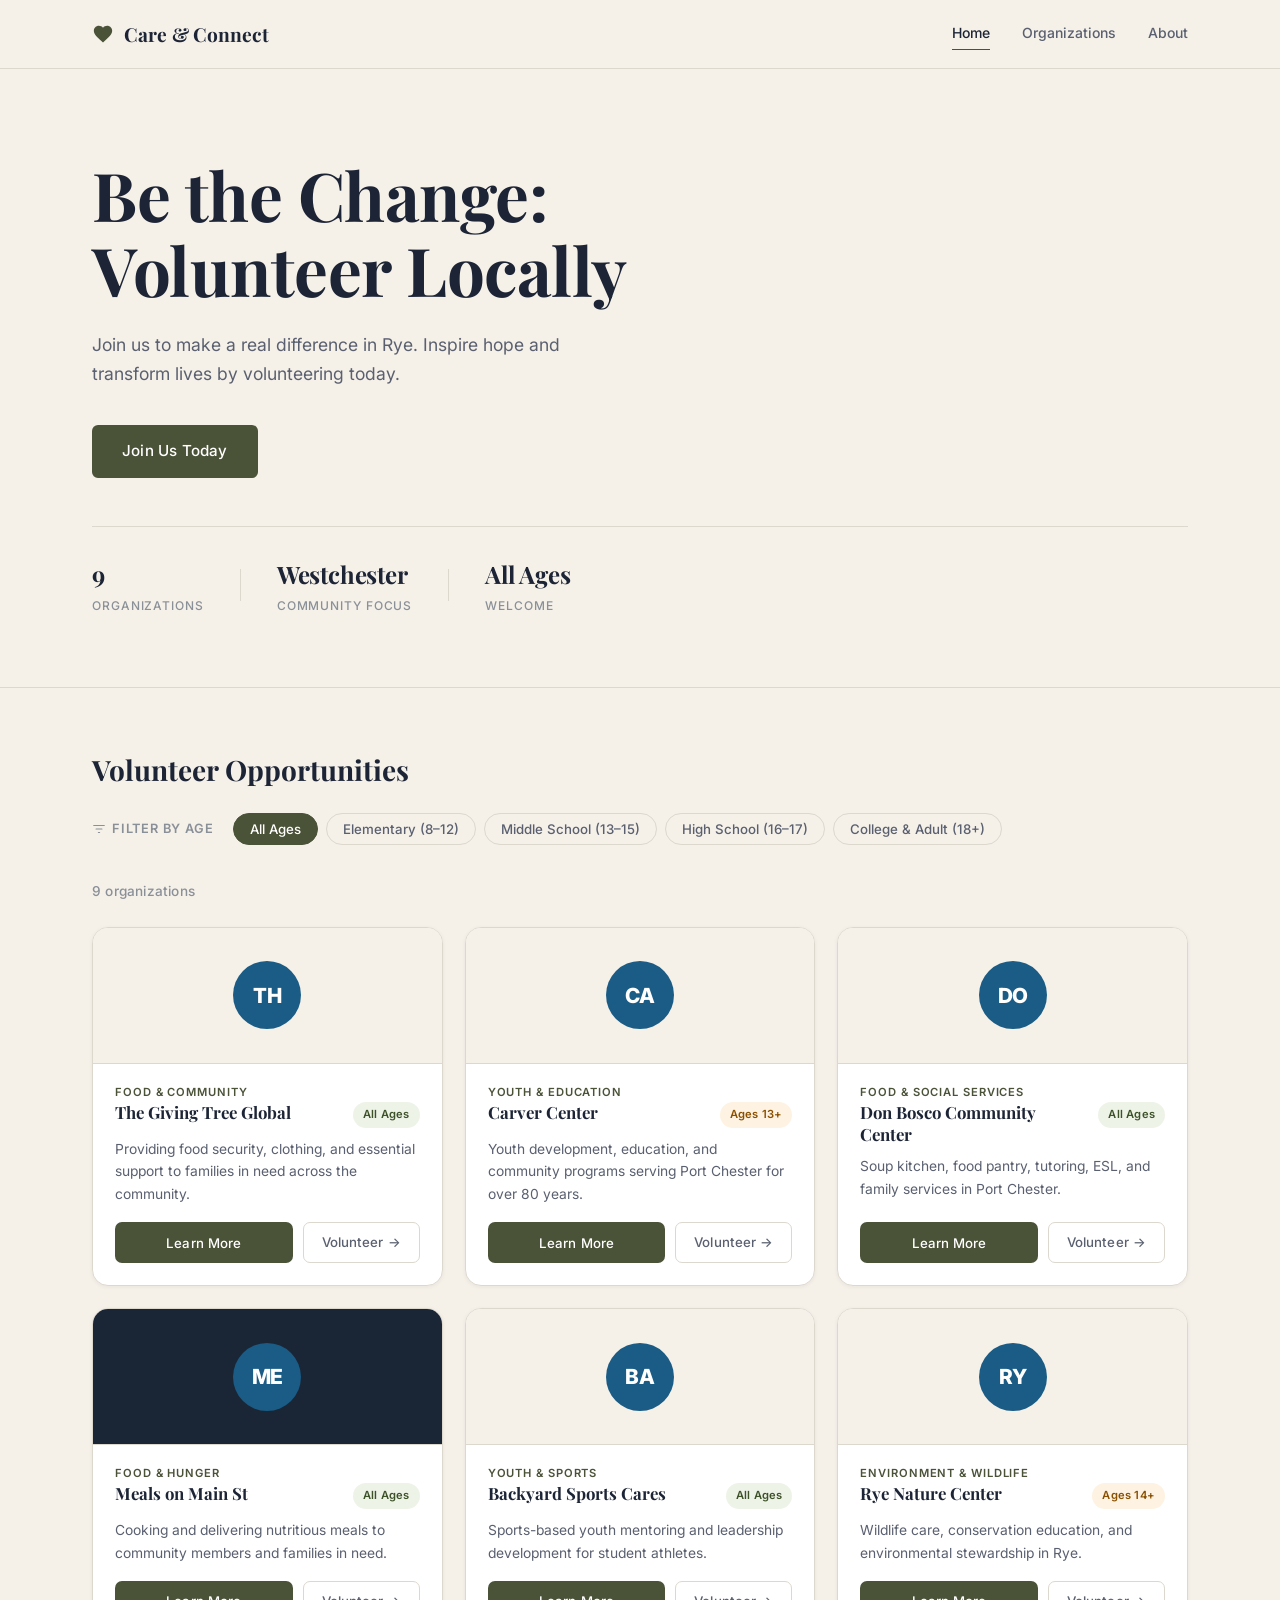
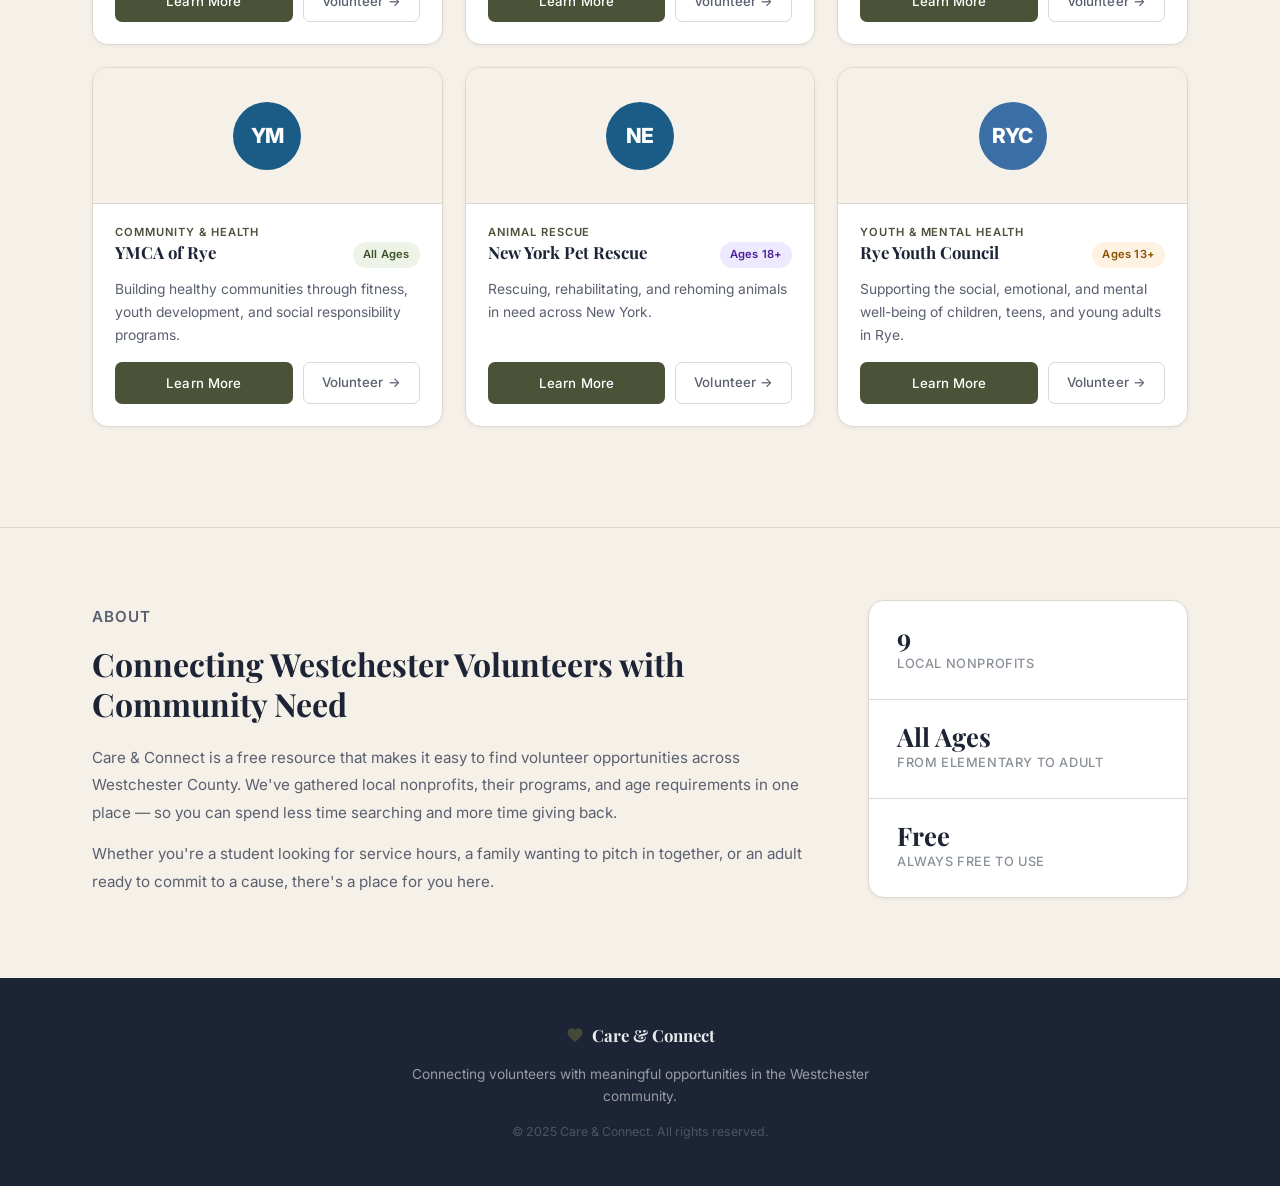
<file: index.html>
<!DOCTYPE html>
<html lang="en">
<head>
  <meta charset="UTF-8" />
  <meta name="viewport" content="width=device-width, initial-scale=1.0" />
  <title>Care & Connect</title>
  <link rel="stylesheet" href="styles.css" />
  <link rel="preconnect" href="https://fonts.googleapis.com" />
  <link rel="preconnect" href="https://fonts.gstatic.com" crossorigin />
  <link href="https://fonts.googleapis.com/css2?family=Inter:wght@300;400;500;600;700;800&family=Playfair+Display:wght@400;700&display=swap" rel="stylesheet" />
</head>
<body>

  <!-- NAVBAR -->
  <header class="navbar">
    <div class="container nav-inner">
      <a href="index.html" class="brand">
        <svg class="brand-icon" viewBox="0 0 24 24" fill="none" xmlns="http://www.w3.org/2000/svg">
          <path d="M12 21.35l-1.45-1.32C5.4 15.36 2 12.28 2 8.5 2 5.42 4.42 3 7.5 3c1.74 0 3.41.81 4.5 2.09C13.09 3.81 14.76 3 16.5 3 19.58 3 22 5.42 22 8.5c0 3.78-3.4 6.86-8.55 11.54L12 21.35z" fill="currentColor"/>
        </svg>
        <span>Care &amp; Connect</span>
      </a>
      <nav class="nav-links">
        <a href="index.html" class="active">Home</a>
        <a href="#organizations">Organizations</a>
        <a href="#about">About</a>
      </nav>
    </div>
  </header>

  <!-- HERO -->
  <section class="hero">
    <div class="container hero-inner">
      <div class="hero-text">
        <h1>Be the Change:<br>Volunteer Locally</h1>
        <p>Join us to make a real difference in Rye. Inspire hope and transform lives by volunteering today.</p>
        <a href="#organizations" class="btn-hero">Join Us Today</a>
      </div>
      <div class="hero-stats">
        <div class="stat">
          <span class="stat-number">9</span>
          <span class="stat-label">Organizations</span>
        </div>
        <div class="stat-divider"></div>
        <div class="stat">
          <span class="stat-number">Westchester</span>
          <span class="stat-label">Community Focus</span>
        </div>
        <div class="stat-divider"></div>
        <div class="stat">
          <span class="stat-number">All Ages</span>
          <span class="stat-label">Welcome</span>
        </div>
      </div>
    </div>
  </section>
  <div class="section-divider"></div>

  <!-- ORGANIZATIONS -->
  <section id="organizations" class="section-orgs">
    <div class="container">

      <!-- SECTION HEADER + FILTER -->
      <div class="section-header">
        <h2>Volunteer Opportunities</h2>
        <div class="filter-bar">
          <div class="filter-label">
            <svg viewBox="0 0 24 24" fill="none" xmlns="http://www.w3.org/2000/svg">
              <path d="M3 6h18M7 12h10M11 18h2" stroke="currentColor" stroke-width="2" stroke-linecap="round"/>
            </svg>
            Filter by Age
          </div>
          <div class="filter-buttons" id="filterButtons">
            <button class="filter-btn active" data-age="all">All Ages</button>
            <button class="filter-btn" data-age="elementary">Elementary (8–12)</button>
            <button class="filter-btn" data-age="middle">Middle School (13–15)</button>
            <button class="filter-btn" data-age="high">High School (16–17)</button>
            <button class="filter-btn" data-age="adult">College &amp; Adult (18+)</button>
          </div>
        </div>
      </div>

      <!-- RESULTS COUNT -->
      <div class="results-info">
        <span id="resultsCount">8 organizations</span>
      </div>

      <!-- ORG GRID -->
      <div class="org-grid" id="orgGrid">
        <!-- Cards inserted by script.js -->
      </div>

      <!-- EMPTY STATE -->
      <div class="empty-state" id="emptyState" style="display:none;">
        <svg viewBox="0 0 24 24" fill="none" xmlns="http://www.w3.org/2000/svg">
          <circle cx="12" cy="12" r="10" stroke="currentColor" stroke-width="1.5"/>
          <path d="M8 15s1.5-2 4-2 4 2 4 2" stroke="currentColor" stroke-width="1.5" stroke-linecap="round"/>
          <circle cx="9" cy="10" r="1" fill="currentColor"/>
          <circle cx="15" cy="10" r="1" fill="currentColor"/>
        </svg>
        <h3>No organizations match this age group</h3>
        <p>Try selecting a different age filter above.</p>
      </div>

    </div>
  </section>

  <!-- ABOUT -->
  <div class="section-divider"></div>
  <section id="about" class="section-about">
    <div class="container about-inner">
      <div class="about-text">
        <p class="about-eyebrow">About</p>
        <h2>Connecting Westchester Volunteers with Community Need</h2>
        <p>Care &amp; Connect is a free resource that makes it easy to find volunteer opportunities across Westchester County. We've gathered local nonprofits, their programs, and age requirements in one place — so you can spend less time searching and more time giving back.</p>
        <p>Whether you're a student looking for service hours, a family wanting to pitch in together, or an adult ready to commit to a cause, there's a place for you here.</p>
      </div>
      <div class="about-stats">
        <div class="about-stat">
          <span class="about-stat-number">9</span>
          <span class="about-stat-label">Local nonprofits</span>
        </div>
        <div class="about-stat">
          <span class="about-stat-number">All Ages</span>
          <span class="about-stat-label">From elementary to adult</span>
        </div>
        <div class="about-stat">
          <span class="about-stat-number">Free</span>
          <span class="about-stat-label">Always free to use</span>
        </div>
      </div>
    </div>
  </section>

  <!-- FOOTER -->
  <footer class="footer">
    <div class="container footer-inner">
      <div class="footer-brand">
        <svg viewBox="0 0 24 24" fill="none" xmlns="http://www.w3.org/2000/svg">
          <path d="M12 21.35l-1.45-1.32C5.4 15.36 2 12.28 2 8.5 2 5.42 4.42 3 7.5 3c1.74 0 3.41.81 4.5 2.09C13.09 3.81 14.76 3 16.5 3 19.58 3 22 5.42 22 8.5c0 3.78-3.4 6.86-8.55 11.54L12 21.35z" fill="currentColor"/>
        </svg>
        <span>Care &amp; Connect</span>
      </div>
      <p class="footer-tagline">Connecting volunteers with meaningful opportunities in the Westchester community.</p>
      <p class="footer-copy">&copy; 2025 Care &amp; Connect. All rights reserved.</p>
    </div>
  </footer>

  <script src="script.js"></script>
</body>
</html>
</file>
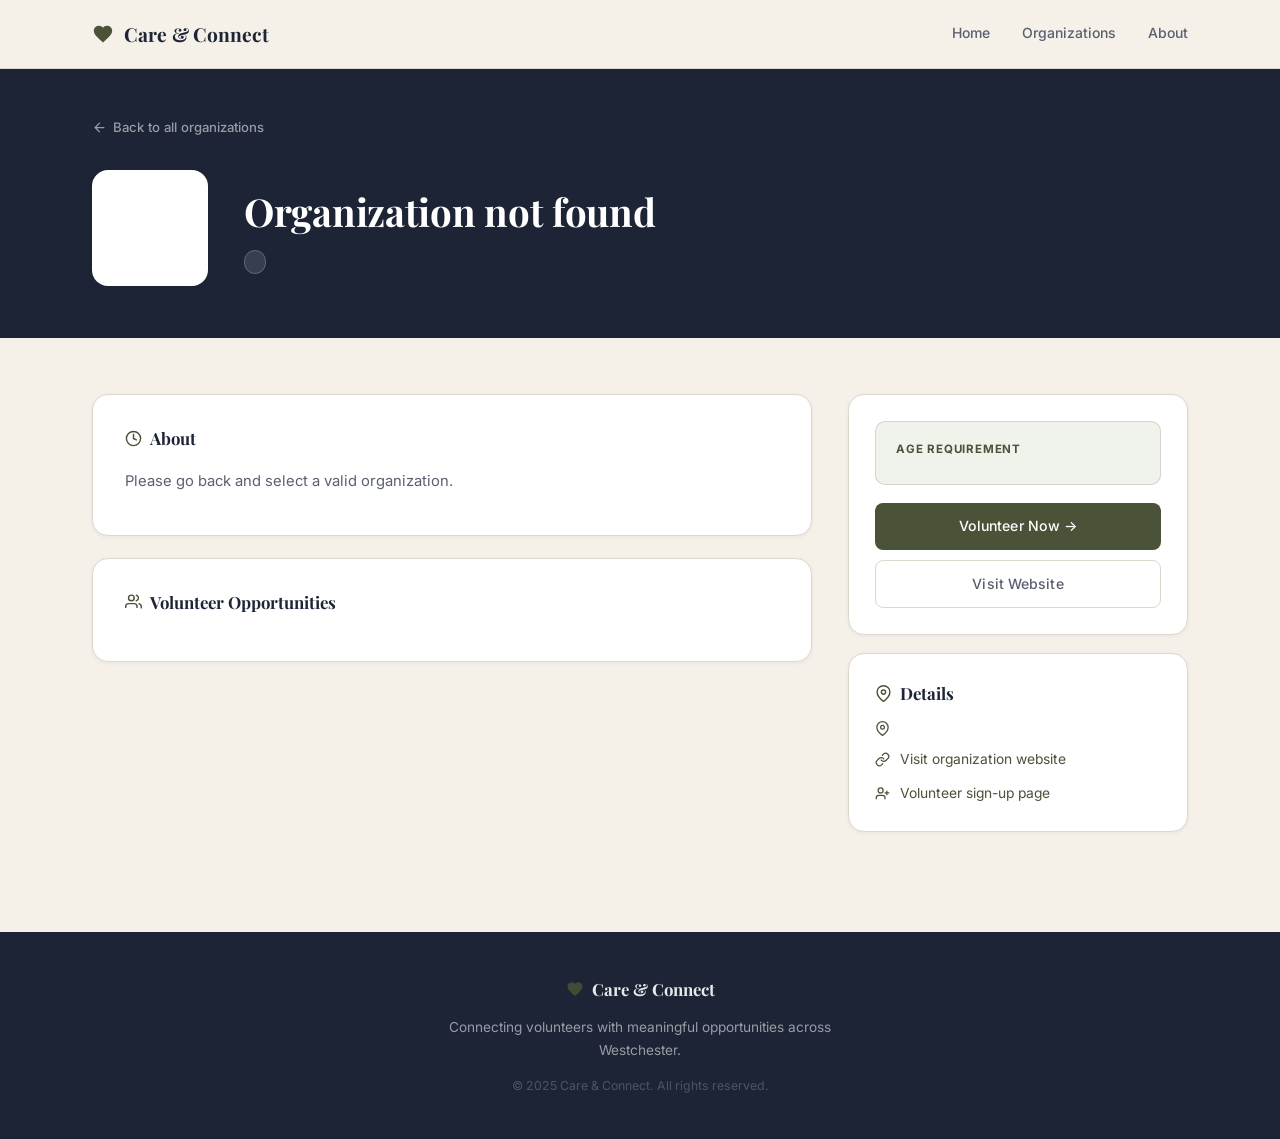
<file: org.html>
<!DOCTYPE html>
<html lang="en">
<head>
  <meta charset="UTF-8" />
  <meta name="viewport" content="width=device-width, initial-scale=1.0" />
  <title>Organization — Care &amp; Connect</title>
  <link rel="stylesheet" href="styles.css" />
  <link rel="preconnect" href="https://fonts.googleapis.com" />
  <link rel="preconnect" href="https://fonts.gstatic.com" crossorigin />
  <link href="https://fonts.googleapis.com/css2?family=Inter:wght@300;400;500;600;700;800&family=Playfair+Display:wght@400;700&display=swap" rel="stylesheet" />
</head>
<body>

  <!-- NAVBAR -->
  <header class="navbar">
    <div class="container nav-inner">
      <a href="index.html" class="brand">
        <svg class="brand-icon" viewBox="0 0 24 24" fill="none" xmlns="http://www.w3.org/2000/svg">
          <path d="M12 21.35l-1.45-1.32C5.4 15.36 2 12.28 2 8.5 2 5.42 4.42 3 7.5 3c1.74 0 3.41.81 4.5 2.09C13.09 3.81 14.76 3 16.5 3 19.58 3 22 5.42 22 8.5c0 3.78-3.4 6.86-8.55 11.54L12 21.35z" fill="currentColor"/>
        </svg>
        <span>Care &amp; Connect</span>
      </a>
      <nav class="nav-links">
        <a href="index.html">Home</a>
        <a href="index.html#organizations">Organizations</a>
        <a href="index.html#about">About</a>
      </nav>
    </div>
  </header>

  <!-- ORG HERO — populated by org.js -->
  <section class="org-page-hero" id="orgHero">
    <div class="container">
      <a href="index.html" class="back-link">
        <svg viewBox="0 0 24 24" fill="none" xmlns="http://www.w3.org/2000/svg">
          <path d="M19 12H5M5 12l7 7M5 12l7-7" stroke="currentColor" stroke-width="2" stroke-linecap="round" stroke-linejoin="round"/>
        </svg>
        Back to all organizations
      </a>
      <div class="org-hero-layout">
        <div class="org-hero-logo" id="orgHeroLogo"></div>
        <div class="org-hero-text">
          <p class="card-category" id="orgCategory" style="color:rgba(255,255,255,0.65); margin-bottom:6px;"></p>
          <h1 id="orgName"></h1>
          <p class="org-tagline" id="orgTagline"></p>
          <span class="age-badge" id="orgAgeBadge"></span>
        </div>
      </div>
    </div>
  </section>

  <!-- ORG CONTENT -->
  <section class="org-content">
    <div class="container">
      <div class="org-layout">

        <!-- MAIN COLUMN -->
        <div class="main-col">

          <div class="content-section">
            <h2 class="section-title">
              <svg viewBox="0 0 24 24" fill="none" xmlns="http://www.w3.org/2000/svg">
                <circle cx="12" cy="12" r="10" stroke="currentColor" stroke-width="2"/>
                <path d="M12 6v6l4 2" stroke="currentColor" stroke-width="2" stroke-linecap="round"/>
              </svg>
              About
            </h2>
            <p class="section-body" id="orgAbout"></p>
            <p class="section-body" id="orgAka" style="margin-top:10px; font-style:italic;"></p>
          </div>

          <div class="content-section">
            <h2 class="section-title">
              <svg viewBox="0 0 24 24" fill="none" xmlns="http://www.w3.org/2000/svg">
                <path d="M17 21v-2a4 4 0 0 0-4-4H5a4 4 0 0 0-4 4v2" stroke="currentColor" stroke-width="2"/>
                <circle cx="9" cy="7" r="4" stroke="currentColor" stroke-width="2"/>
                <path d="M23 21v-2a4 4 0 0 0-3-3.87M16 3.13a4 4 0 0 1 0 7.75" stroke="currentColor" stroke-width="2" stroke-linecap="round"/>
              </svg>
              Volunteer Opportunities
            </h2>
            <ul class="volunteer-roles" id="volunteerRoles"></ul>
          </div>

        </div>

        <!-- SIDEBAR -->
        <div class="sidebar">

          <div class="sidebar-card">
            <div class="age-requirement-box">
              <div class="age-req-header">Age Requirement</div>
              <div class="age-req-value" id="sidebarAgeLabel"></div>
              <div class="age-req-detail" id="sidebarAgeDetail"></div>
            </div>
            <div class="cta-buttons">
              <a class="btn btn-accent" id="ctaVolunteer" href="#" target="_blank" rel="noopener">Volunteer Now →</a>
              <a class="btn btn-outline" id="ctaWebsite" href="#" target="_blank" rel="noopener">Visit Website</a>
            </div>
          </div>

          <div class="sidebar-card">
            <h3 class="section-title" style="margin-bottom:14px;">
              <svg viewBox="0 0 24 24" fill="none" xmlns="http://www.w3.org/2000/svg">
                <path d="M21 10c0 7-9 13-9 13s-9-6-9-13a9 9 0 0 1 18 0z" stroke="currentColor" stroke-width="2"/>
                <circle cx="12" cy="10" r="3" stroke="currentColor" stroke-width="2"/>
              </svg>
              Details
            </h3>
            <div class="org-meta">
              <div class="meta-item" id="metaLocation">
                <svg viewBox="0 0 24 24" fill="none" xmlns="http://www.w3.org/2000/svg">
                  <path d="M21 10c0 7-9 13-9 13s-9-6-9-13a9 9 0 0 1 18 0z" stroke="currentColor" stroke-width="2"/>
                  <circle cx="12" cy="10" r="3" stroke="currentColor" stroke-width="2"/>
                </svg>
                <span id="metaLocationText"></span>
              </div>
              <div class="meta-item">
                <svg viewBox="0 0 24 24" fill="none" xmlns="http://www.w3.org/2000/svg">
                  <path d="M10 13a5 5 0 0 0 7.54.54l3-3a5 5 0 0 0-7.07-7.07l-1.72 1.71" stroke="currentColor" stroke-width="2" stroke-linecap="round"/>
                  <path d="M14 11a5 5 0 0 0-7.54-.54l-3 3a5 5 0 0 0 7.07 7.07l1.71-1.71" stroke="currentColor" stroke-width="2" stroke-linecap="round"/>
                </svg>
                <a id="metaWebsiteLink" href="#" target="_blank" rel="noopener">Visit organization website</a>
              </div>
              <div class="meta-item">
                <svg viewBox="0 0 24 24" fill="none" xmlns="http://www.w3.org/2000/svg">
                  <path d="M16 21v-2a4 4 0 0 0-4-4H6a4 4 0 0 0-4 4v2" stroke="currentColor" stroke-width="2"/>
                  <circle cx="9" cy="7" r="4" stroke="currentColor" stroke-width="2"/>
                  <line x1="19" y1="8" x2="19" y2="14" stroke="currentColor" stroke-width="2" stroke-linecap="round"/>
                  <line x1="22" y1="11" x2="16" y2="11" stroke="currentColor" stroke-width="2" stroke-linecap="round"/>
                </svg>
                <a id="metaVolunteerLink" href="#" target="_blank" rel="noopener">Volunteer sign-up page</a>
              </div>
            </div>
          </div>

        </div>
      </div>
    </div>
  </section>

  <!-- FOOTER -->
  <footer class="footer">
    <div class="container footer-inner">
      <div class="footer-brand">
        <svg viewBox="0 0 24 24" fill="none" xmlns="http://www.w3.org/2000/svg">
          <path d="M12 21.35l-1.45-1.32C5.4 15.36 2 12.28 2 8.5 2 5.42 4.42 3 7.5 3c1.74 0 3.41.81 4.5 2.09C13.09 3.81 14.76 3 16.5 3 19.58 3 22 5.42 22 8.5c0 3.78-3.4 6.86-8.55 11.54L12 21.35z" fill="currentColor"/>
        </svg>
        <span>Care &amp; Connect</span>
      </div>
      <p class="footer-tagline">Connecting volunteers with meaningful opportunities across Westchester.</p>
      <p class="footer-copy">&copy; 2025 Care &amp; Connect. All rights reserved.</p>
    </div>
  </footer>

  <script src="script.js"></script>
  <script src="org.js"></script>
</body>
</html>
</file>
<file: styles.css>
/* =============================================
   CARE & CONNECT — Global Styles
   ============================================= */

*, *::before, *::after {
  box-sizing: border-box;
  margin: 0;
  padding: 0;
}

:root {
  --cream:        #F5F0E8;
  --cream-dark:   #EDE7DA;
  --navy:         #1C2435;
  --navy-light:   #2C3A50;
  --olive:        #4A5238;
  --olive-hover:  #3A4029;
  --olive-light:  #F0F2EC;
  --text:         #1C2435;
  --text-muted:   #5A6070;
  --text-light:   #8A9098;
  --border:       #DDD8CE;
  --white:        #FFFFFF;
  --shadow-sm:    0 1px 4px rgba(28,36,53,.06);
  --shadow-md:    0 4px 18px rgba(28,36,53,.09);
  --shadow-lg:    0 10px 40px rgba(28,36,53,.13);
  --radius:       10px;
  --radius-lg:    16px;
  --transition:   0.2s ease;
}

html { scroll-behavior: smooth; }

body {
  font-family: 'Inter', -apple-system, BlinkMacSystemFont, sans-serif;
  background: var(--cream);
  color: var(--text);
  line-height: 1.6;
  -webkit-font-smoothing: antialiased;
}

.container {
  max-width: 1160px;
  margin: 0 auto;
  padding: 0 32px;
}

a { text-decoration: none; color: inherit; }
img { display: block; max-width: 100%; }

/* =============================================
   NAVBAR
   ============================================= */
.navbar {
  position: sticky;
  top: 0;
  z-index: 100;
  background: var(--cream);
  border-bottom: 1px solid var(--border);
}

.nav-inner {
  display: flex;
  align-items: center;
  justify-content: space-between;
  height: 68px;
}

.brand {
  display: flex;
  align-items: center;
  gap: 10px;
  font-family: 'Playfair Display', Georgia, 'Times New Roman', serif;
  font-size: 1.2rem;
  font-weight: 700;
  color: var(--navy);
  letter-spacing: 0.1px;
}

.brand-icon {
  width: 22px;
  height: 22px;
  color: var(--olive);
  flex-shrink: 0;
}

.nav-links {
  display: flex;
  gap: 32px;
}

.nav-links a {
  font-size: 0.875rem;
  font-weight: 500;
  color: var(--text-muted);
  padding: 4px 0;
  border-bottom: 1.5px solid transparent;
  transition: color var(--transition), border-color var(--transition);
}

.nav-links a:hover,
.nav-links a.active {
  color: var(--navy);
  border-bottom-color: var(--olive);
}

/* =============================================
   HERO
   ============================================= */
.hero {
  background: var(--cream);
  padding: 88px 0 72px;
}

.hero-inner {
  display: flex;
  flex-direction: column;
  gap: 48px;
}

.hero-text h1 {
  font-family: 'Playfair Display', Georgia, 'Times New Roman', serif;
  font-size: clamp(2.8rem, 5.5vw, 4.2rem);
  font-weight: 700;
  line-height: 1.12;
  letter-spacing: -0.5px;
  color: var(--navy);
  margin-bottom: 22px;
}

.hero-text p {
  font-size: 1.1rem;
  color: var(--text-muted);
  max-width: 520px;
  line-height: 1.7;
  margin-bottom: 36px;
}

.btn-hero {
  display: inline-flex;
  align-items: center;
  gap: 8px;
  background: var(--olive);
  color: var(--white);
  font-family: inherit;
  font-size: 0.95rem;
  font-weight: 500;
  padding: 14px 30px;
  border-radius: 6px;
  border: none;
  cursor: pointer;
  transition: background var(--transition), transform var(--transition);
  letter-spacing: 0.2px;
}

.btn-hero:hover {
  background: var(--olive-hover);
  transform: translateY(-1px);
}

.hero-stats {
  display: flex;
  align-items: center;
  gap: 36px;
  flex-wrap: wrap;
  padding-top: 8px;
  border-top: 1px solid var(--border);
  padding-top: 28px;
}

.stat {
  display: flex;
  flex-direction: column;
  gap: 3px;
}

.stat-number {
  font-family: 'Playfair Display', Georgia, serif;
  font-size: 1.5rem;
  font-weight: 700;
  color: var(--navy);
  letter-spacing: -0.2px;
}

.stat-label {
  font-size: 0.75rem;
  color: var(--text-light);
  text-transform: uppercase;
  letter-spacing: 0.9px;
  font-weight: 500;
}

.stat-divider {
  width: 1px;
  height: 32px;
  background: var(--border);
}

/* =============================================
   SECTION DIVIDER
   ============================================= */
.section-divider {
  height: 1px;
  background: var(--border);
  margin: 0;
}

/* =============================================
   FILTER BAR
   ============================================= */
.section-orgs {
  padding: 60px 0 100px;
}

.section-header {
  margin-bottom: 36px;
}

.section-header h2 {
  font-family: 'Playfair Display', Georgia, serif;
  font-size: 1.75rem;
  font-weight: 700;
  color: var(--navy);
  margin-bottom: 20px;
}

.filter-bar {
  display: flex;
  align-items: center;
  gap: 20px;
  flex-wrap: wrap;
  margin-bottom: 10px;
}

.filter-label {
  display: flex;
  align-items: center;
  gap: 6px;
  font-size: 0.8rem;
  font-weight: 600;
  color: var(--text-light);
  text-transform: uppercase;
  letter-spacing: 0.8px;
  white-space: nowrap;
  flex-shrink: 0;
}

.filter-label svg {
  width: 14px;
  height: 14px;
}

.filter-buttons {
  display: flex;
  gap: 8px;
  flex-wrap: wrap;
}

.filter-btn {
  cursor: pointer;
  border: 1.5px solid var(--border);
  background: transparent;
  color: var(--text-muted);
  font-family: inherit;
  font-size: 0.83rem;
  font-weight: 500;
  padding: 7px 16px;
  border-radius: 40px;
  transition: all var(--transition);
  white-space: nowrap;
}

.filter-btn:hover {
  border-color: var(--olive);
  color: var(--olive);
  background: var(--olive-light);
}

.filter-btn.active {
  background: var(--olive);
  border-color: var(--olive);
  color: var(--white);
}

.results-info {
  margin-bottom: 24px;
  font-size: 0.85rem;
  color: var(--text-light);
  font-weight: 500;
  letter-spacing: 0.2px;
}

/* =============================================
   ORG GRID
   ============================================= */
.org-grid {
  display: grid;
  grid-template-columns: repeat(auto-fill, minmax(320px, 1fr));
  gap: 22px;
}

/* =============================================
   ORG CARD
   ============================================= */
.org-card {
  background: var(--white);
  border: 1px solid var(--border);
  border-radius: var(--radius-lg);
  overflow: hidden;
  box-shadow: var(--shadow-sm);
  transition: transform var(--transition), box-shadow var(--transition);
  display: flex;
  flex-direction: column;
  cursor: pointer;
}

.org-card:hover {
  transform: translateY(-3px);
  box-shadow: var(--shadow-lg);
}

.card-logo-area {
  height: 136px;
  display: flex;
  align-items: center;
  justify-content: center;
  background: var(--cream);
  border-bottom: 1px solid var(--border);
  padding: 20px;
}

.card-logo-area.dark-bg {
  background: #1A2535;
}

.card-logo-area img {
  max-height: 86px;
  max-width: 210px;
  width: auto;
  height: auto;
  object-fit: contain;
}

.logo-fallback {
  width: 68px;
  height: 68px;
  border-radius: 50%;
  display: flex;
  align-items: center;
  justify-content: center;
  font-size: 1.3rem;
  font-weight: 800;
  color: var(--white);
  letter-spacing: -0.5px;
  font-family: 'Inter', sans-serif;
}

.card-body {
  padding: 20px 22px 22px;
  flex: 1;
  display: flex;
  flex-direction: column;
  gap: 10px;
}

.card-category {
  font-size: 0.7rem;
  font-weight: 600;
  color: var(--olive);
  text-transform: uppercase;
  letter-spacing: 0.9px;
}

.card-top {
  display: flex;
  align-items: flex-start;
  justify-content: space-between;
  gap: 10px;
}

.card-name {
  font-family: 'Playfair Display', Georgia, serif;
  font-size: 1.05rem;
  font-weight: 700;
  color: var(--navy);
  line-height: 1.3;
}

.age-badge {
  flex-shrink: 0;
  font-size: 0.7rem;
  font-weight: 600;
  padding: 4px 10px;
  border-radius: 20px;
  white-space: nowrap;
  letter-spacing: 0.2px;
}

.age-badge.all   { background: #EEF3E8; color: #3D5229; }
.age-badge.teen  { background: #FEF3E2; color: #8A5000; }
.age-badge.adult { background: #EDE9FE; color: #4C1D95; }

.card-desc {
  font-size: 0.865rem;
  color: var(--text-muted);
  line-height: 1.65;
  flex: 1;
}

.card-footer {
  display: flex;
  gap: 10px;
  padding-top: 6px;
  margin-top: auto;
}

/* =============================================
   BUTTONS
   ============================================= */
.btn {
  display: inline-flex;
  align-items: center;
  justify-content: center;
  gap: 6px;
  font-family: inherit;
  font-size: 0.83rem;
  font-weight: 500;
  padding: 9px 18px;
  border-radius: 7px;
  border: none;
  cursor: pointer;
  transition: all var(--transition);
  white-space: nowrap;
  letter-spacing: 0.1px;
}

.btn-primary {
  background: var(--olive);
  color: var(--white);
  flex: 1;
}

.btn-primary:hover { background: var(--olive-hover); }

.btn-outline {
  background: transparent;
  color: var(--text-muted);
  border: 1.5px solid var(--border);
}

.btn-outline:hover {
  border-color: var(--navy);
  color: var(--navy);
}

.btn-accent {
  background: var(--olive);
  color: var(--white);
}

.btn-accent:hover { background: var(--olive-hover); }

/* =============================================
   EMPTY STATE
   ============================================= */
.empty-state {
  text-align: center;
  padding: 80px 24px;
  color: var(--text-muted);
}

.empty-state svg {
  width: 52px;
  height: 52px;
  margin: 0 auto 20px;
  opacity: 0.3;
}

.empty-state h3 {
  font-family: 'Playfair Display', Georgia, serif;
  font-size: 1.15rem;
  font-weight: 700;
  margin-bottom: 8px;
  color: var(--navy);
}

.empty-state p {
  font-size: 0.88rem;
  color: var(--text-light);
}

/* =============================================
   ORG PAGE — HERO
   ============================================= */
.org-page-hero {
  background: var(--navy);
  color: var(--white);
  padding: 48px 0 52px;
}

.back-link {
  display: inline-flex;
  align-items: center;
  gap: 6px;
  font-size: 0.82rem;
  font-weight: 500;
  color: rgba(255,255,255,0.55);
  margin-bottom: 32px;
  transition: color var(--transition);
}

.back-link:hover { color: rgba(255,255,255,0.9); }
.back-link svg { width: 15px; height: 15px; }

.org-hero-layout {
  display: flex;
  align-items: center;
  gap: 36px;
  flex-wrap: wrap;
}

.org-hero-logo {
  width: 116px;
  height: 116px;
  background: var(--white);
  border-radius: var(--radius-lg);
  display: flex;
  align-items: center;
  justify-content: center;
  padding: 14px;
  flex-shrink: 0;
  box-shadow: var(--shadow-md);
}

.org-hero-logo.dark-bg { background: #1A2535; border: 1px solid rgba(255,255,255,0.1); }

.org-hero-logo img {
  max-width: 100%;
  max-height: 80px;
  object-fit: contain;
}

.org-hero-logo .logo-fallback {
  width: 68px;
  height: 68px;
  font-size: 1.4rem;
}

.org-hero-text .card-category {
  color: rgba(255,255,255,0.5);
  margin-bottom: 8px;
}

.org-hero-text h1 {
  font-family: 'Playfair Display', Georgia, serif;
  font-size: clamp(1.7rem, 3.5vw, 2.4rem);
  font-weight: 700;
  letter-spacing: -0.3px;
  line-height: 1.2;
  margin-bottom: 10px;
}

.org-tagline {
  font-size: 0.975rem;
  color: rgba(255,255,255,0.7);
  max-width: 500px;
  line-height: 1.65;
  margin-bottom: 14px;
}

.org-hero-text .age-badge {
  background: rgba(255,255,255,0.12);
  color: rgba(255,255,255,0.9);
  border: 1px solid rgba(255,255,255,0.2);
}

/* =============================================
   ORG PAGE — CONTENT
   ============================================= */
.org-content {
  padding: 56px 0 100px;
  background: var(--cream);
}

.org-layout {
  display: grid;
  grid-template-columns: 1fr 340px;
  gap: 36px;
  align-items: start;
}

.content-section {
  background: var(--white);
  border: 1px solid var(--border);
  border-radius: var(--radius-lg);
  padding: 30px 32px;
  margin-bottom: 22px;
  box-shadow: var(--shadow-sm);
}

.content-section:last-child { margin-bottom: 0; }

.section-title {
  font-family: 'Playfair Display', Georgia, serif;
  font-size: 1.05rem;
  font-weight: 700;
  color: var(--navy);
  margin-bottom: 16px;
  display: flex;
  align-items: center;
  gap: 8px;
}

.section-title svg { width: 17px; height: 17px; color: var(--olive); flex-shrink: 0; }

.section-body {
  font-size: 0.925rem;
  color: var(--text-muted);
  line-height: 1.8;
}

.volunteer-roles {
  list-style: none;
  display: flex;
  flex-direction: column;
  gap: 8px;
}

.volunteer-roles li {
  display: flex;
  align-items: center;
  gap: 12px;
  font-size: 0.9rem;
  color: var(--text);
  padding: 10px 14px;
  background: var(--cream);
  border-radius: 8px;
  border: 1px solid var(--border);
}

.volunteer-roles li::before {
  content: '';
  width: 7px;
  height: 7px;
  background: var(--olive);
  border-radius: 50%;
  flex-shrink: 0;
}

/* =============================================
   SIDEBAR
   ============================================= */
.sidebar-card {
  background: var(--white);
  border: 1px solid var(--border);
  border-radius: var(--radius-lg);
  padding: 26px;
  box-shadow: var(--shadow-sm);
  margin-bottom: 18px;
}

.sidebar-card:last-child { margin-bottom: 0; }

.age-requirement-box {
  background: var(--olive-light);
  border: 1px solid rgba(74,82,56,0.18);
  border-radius: var(--radius);
  padding: 18px 20px;
  margin-bottom: 18px;
}

.age-req-header {
  font-size: 0.72rem;
  font-weight: 700;
  text-transform: uppercase;
  letter-spacing: 0.8px;
  color: var(--olive);
  margin-bottom: 5px;
}

.age-req-value {
  font-family: 'Playfair Display', Georgia, serif;
  font-size: 1.5rem;
  font-weight: 700;
  color: var(--olive);
  margin-bottom: 8px;
}

.age-req-detail {
  font-size: 0.8rem;
  color: #4A5238;
  line-height: 1.55;
  opacity: 0.85;
}

.cta-buttons {
  display: flex;
  flex-direction: column;
  gap: 10px;
}

.cta-buttons .btn {
  width: 100%;
  padding: 12px 20px;
  font-size: 0.88rem;
  justify-content: center;
  border-radius: 8px;
}

.org-meta {
  display: flex;
  flex-direction: column;
  gap: 12px;
}

.meta-item {
  display: flex;
  align-items: center;
  gap: 10px;
  font-size: 0.865rem;
  color: var(--text-muted);
}

.meta-item svg { width: 15px; height: 15px; color: var(--olive); flex-shrink: 0; }
.meta-item a { color: var(--olive); }
.meta-item a:hover { text-decoration: underline; }

/* =============================================
   ABOUT SECTION
   ============================================= */
.section-about {
  padding: 72px 0 80px;
  background: var(--cream);
}

.about-inner {
  display: grid;
  grid-template-columns: 1fr 320px;
  gap: 64px;
  align-items: center;
}

.about-eyebrow {
  font-size: 0.75rem;
  font-weight: 600;
  text-transform: uppercase;
  letter-spacing: 1px;
  color: var(--olive);
  margin-bottom: 12px;
}

.about-text h2 {
  font-family: 'Playfair Display', Georgia, serif;
  font-size: clamp(1.5rem, 2.5vw, 2rem);
  font-weight: 700;
  color: var(--navy);
  line-height: 1.25;
  margin-bottom: 20px;
}

.about-text p {
  font-size: 0.95rem;
  color: var(--text-muted);
  line-height: 1.8;
  margin-bottom: 14px;
}

.about-text p:last-child { margin-bottom: 0; }

.about-stats {
  display: flex;
  flex-direction: column;
  gap: 0;
  background: var(--white);
  border: 1px solid var(--border);
  border-radius: var(--radius-lg);
  overflow: hidden;
  box-shadow: var(--shadow-sm);
}

.about-stat {
  padding: 24px 28px;
  border-bottom: 1px solid var(--border);
  display: flex;
  flex-direction: column;
  gap: 4px;
}

.about-stat:last-child { border-bottom: none; }

.about-stat-number {
  font-family: 'Playfair Display', Georgia, serif;
  font-size: 1.6rem;
  font-weight: 700;
  color: var(--navy);
  line-height: 1;
}

.about-stat-label {
  font-size: 0.8rem;
  color: var(--text-light);
  font-weight: 500;
  text-transform: uppercase;
  letter-spacing: 0.6px;
}

@media (max-width: 800px) {
  .about-inner {
    grid-template-columns: 1fr;
    gap: 36px;
  }

  .about-stats {
    flex-direction: row;
  }

  .about-stat {
    flex: 1;
    border-bottom: none;
    border-right: 1px solid var(--border);
    padding: 20px;
  }

  .about-stat:last-child { border-right: none; }
}

@media (max-width: 500px) {
  .about-stats { flex-direction: column; }
  .about-stat { border-right: none; border-bottom: 1px solid var(--border); }
  .about-stat:last-child { border-bottom: none; }
}

/* =============================================
   FOOTER
   ============================================= */
.footer {
  background: var(--navy);
  color: rgba(255,255,255,0.55);
  padding: 44px 0;
  text-align: center;
}

.footer-inner {
  display: flex;
  flex-direction: column;
  align-items: center;
  gap: 10px;
}

.footer-brand {
  display: flex;
  align-items: center;
  gap: 8px;
  color: rgba(255,255,255,0.9);
  font-family: 'Playfair Display', Georgia, serif;
  font-size: 1.05rem;
  font-weight: 700;
  margin-bottom: 4px;
}

.footer-brand svg { width: 18px; height: 18px; color: var(--olive); opacity: 0.85; }

.footer-tagline {
  font-size: 0.855rem;
  max-width: 460px;
  line-height: 1.65;
}

.footer-copy {
  font-size: 0.77rem;
  opacity: 0.4;
  margin-top: 4px;
}

/* =============================================
   ANIMATIONS
   ============================================= */
@keyframes fadeUp {
  from { opacity: 0; transform: translateY(10px); }
  to   { opacity: 1; transform: translateY(0); }
}

.org-card { animation: fadeUp 0.3s ease both; }

/* =============================================
   RESPONSIVE
   ============================================= */
@media (max-width: 900px) {
  .org-layout { grid-template-columns: 1fr; }
  .org-layout .sidebar { order: -1; }
  .cta-buttons { flex-direction: row; }
  .cta-buttons .btn { flex: 1; }
}

@media (max-width: 640px) {
  .container { padding: 0 20px; }
  .hero { padding: 56px 0 48px; }
  .org-grid { grid-template-columns: 1fr; }

  .filter-bar { flex-direction: column; align-items: flex-start; gap: 10px; }
  .org-hero-layout { flex-direction: column; align-items: flex-start; }
  .org-hero-logo { width: 90px; height: 90px; }
  .cta-buttons { flex-direction: column; }
}
</file>
